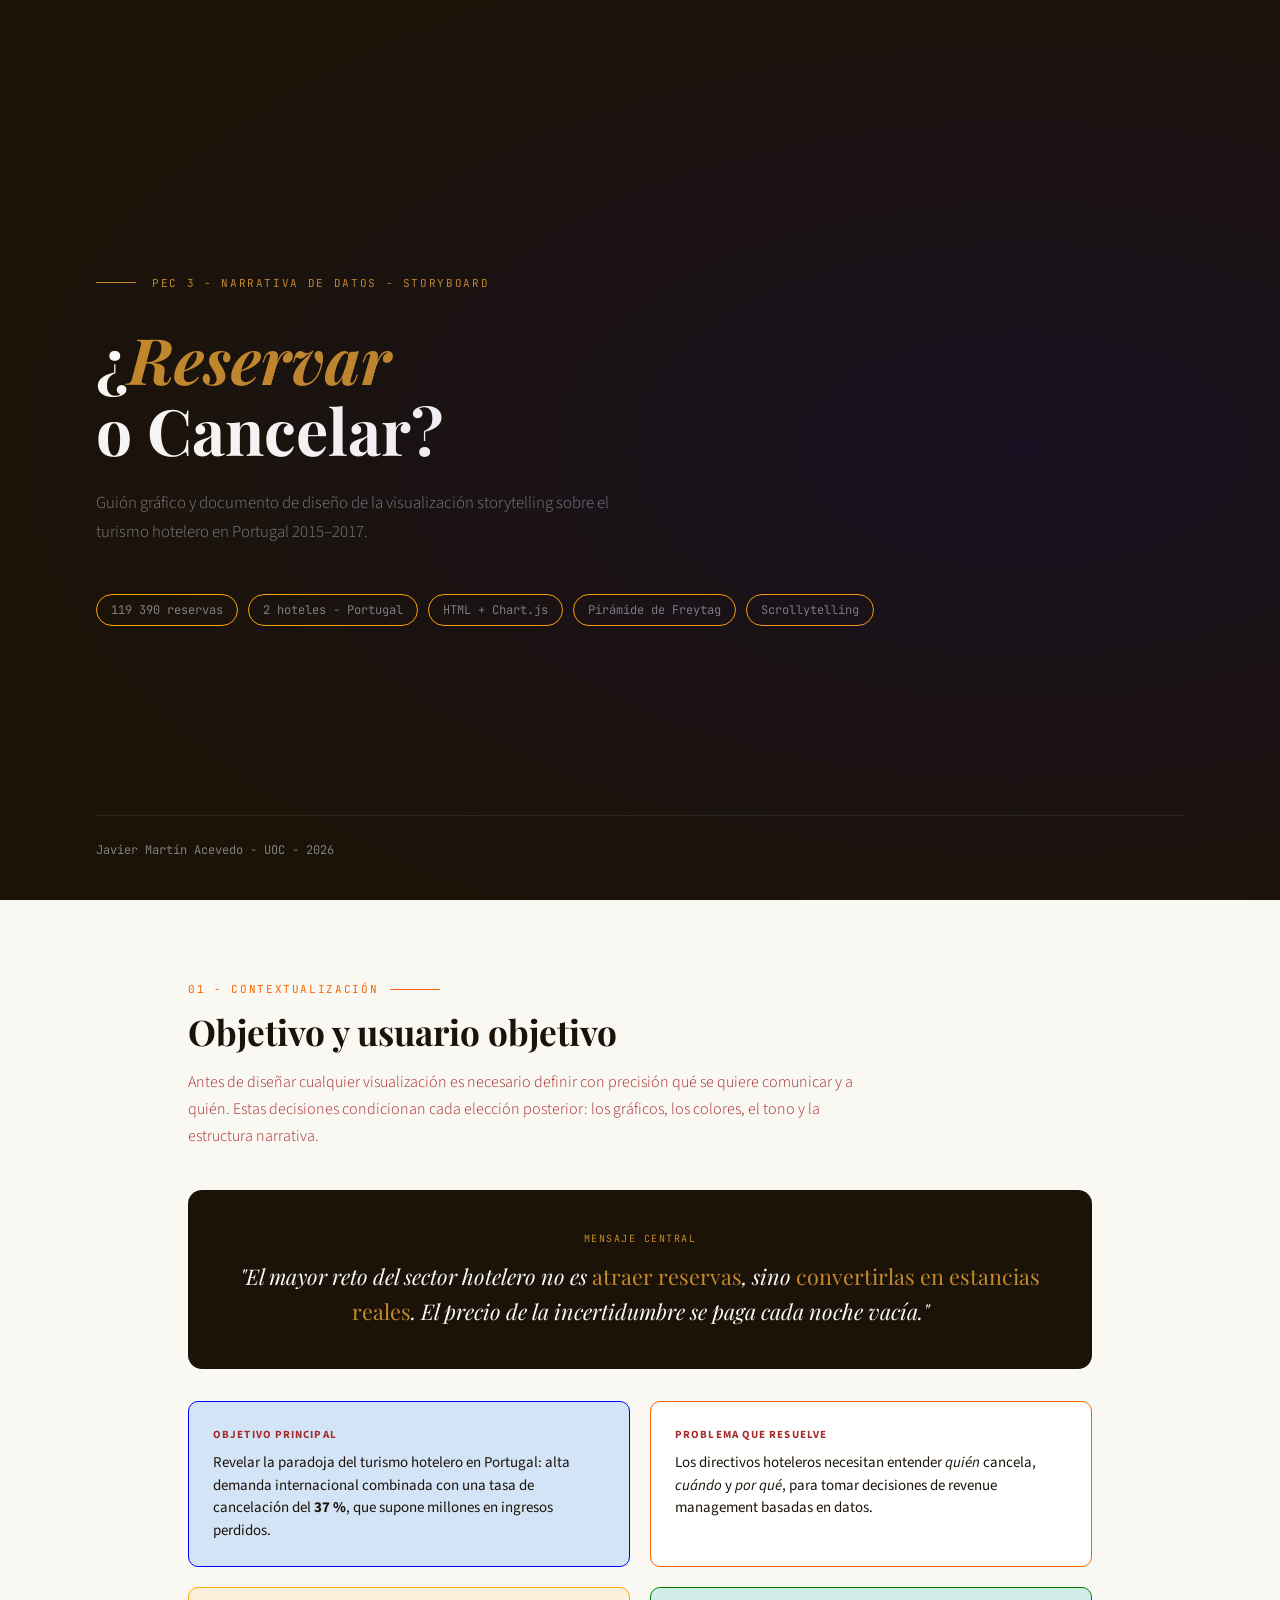
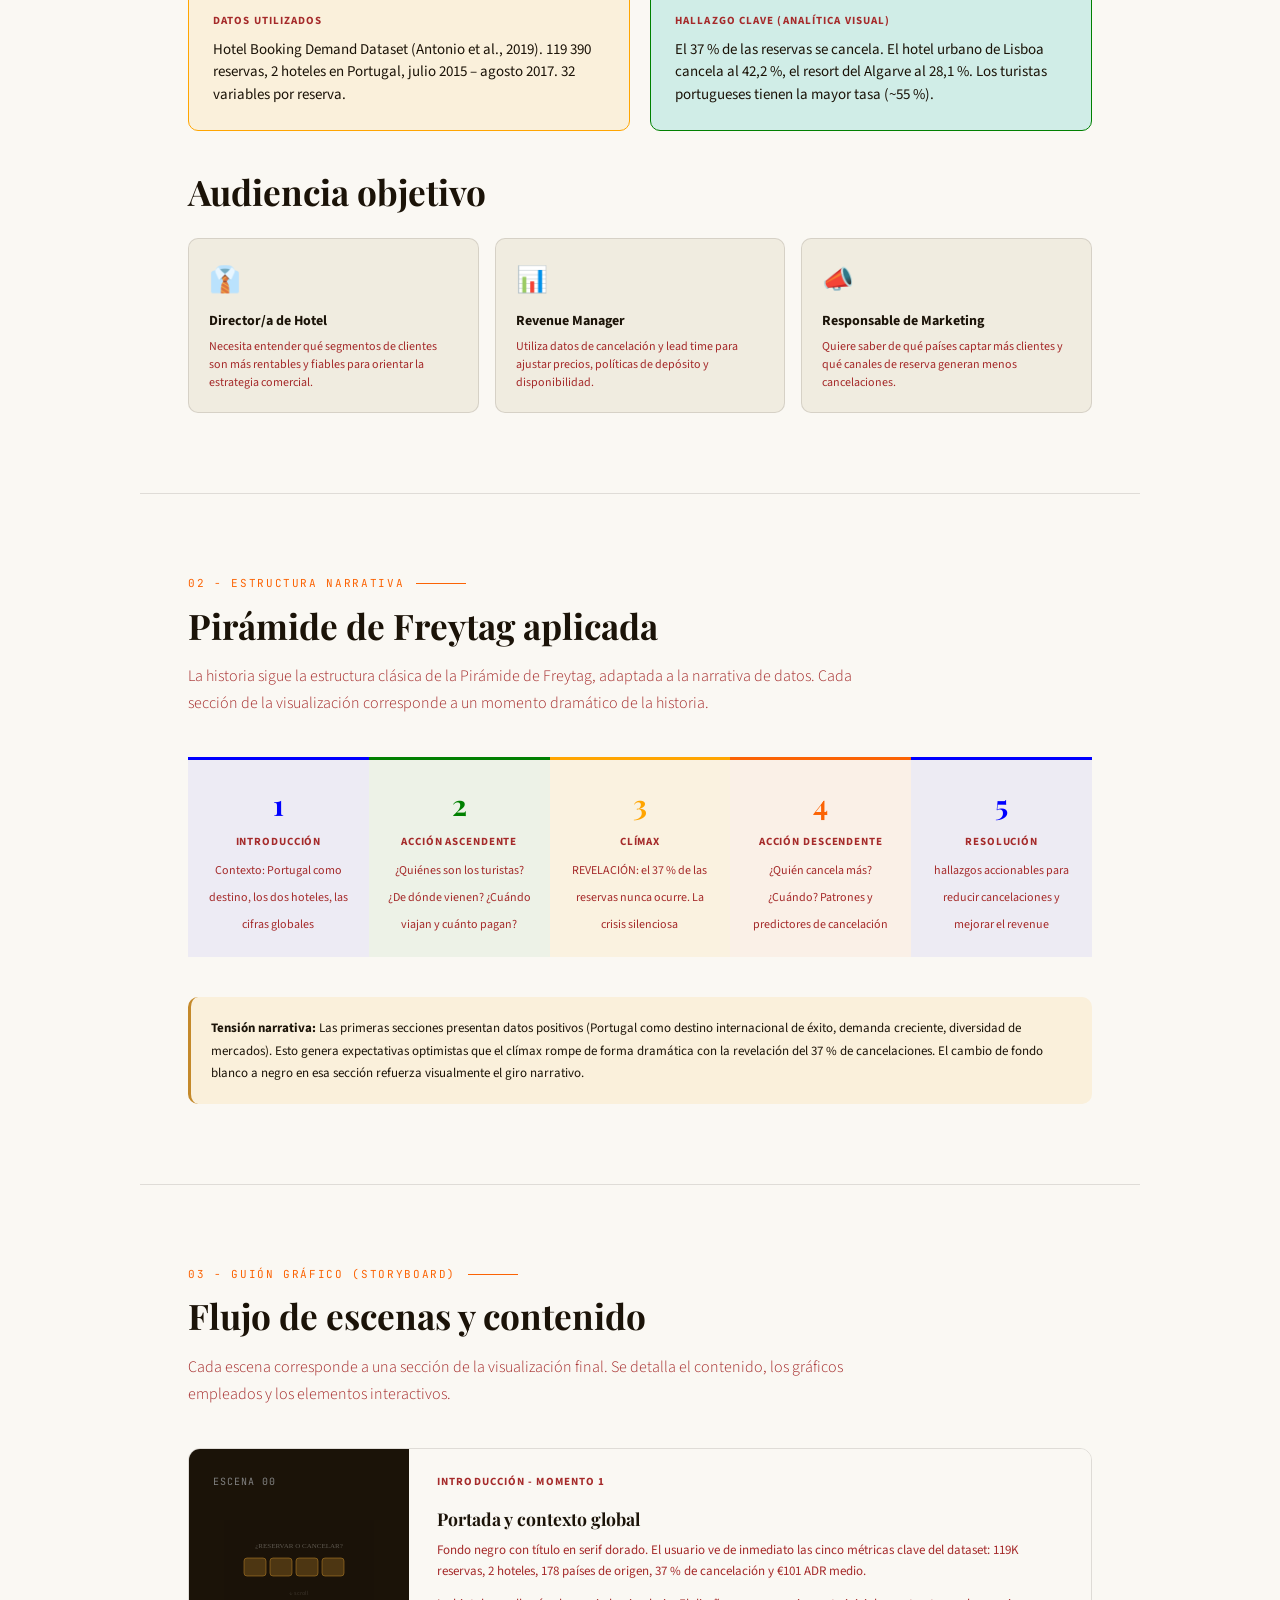
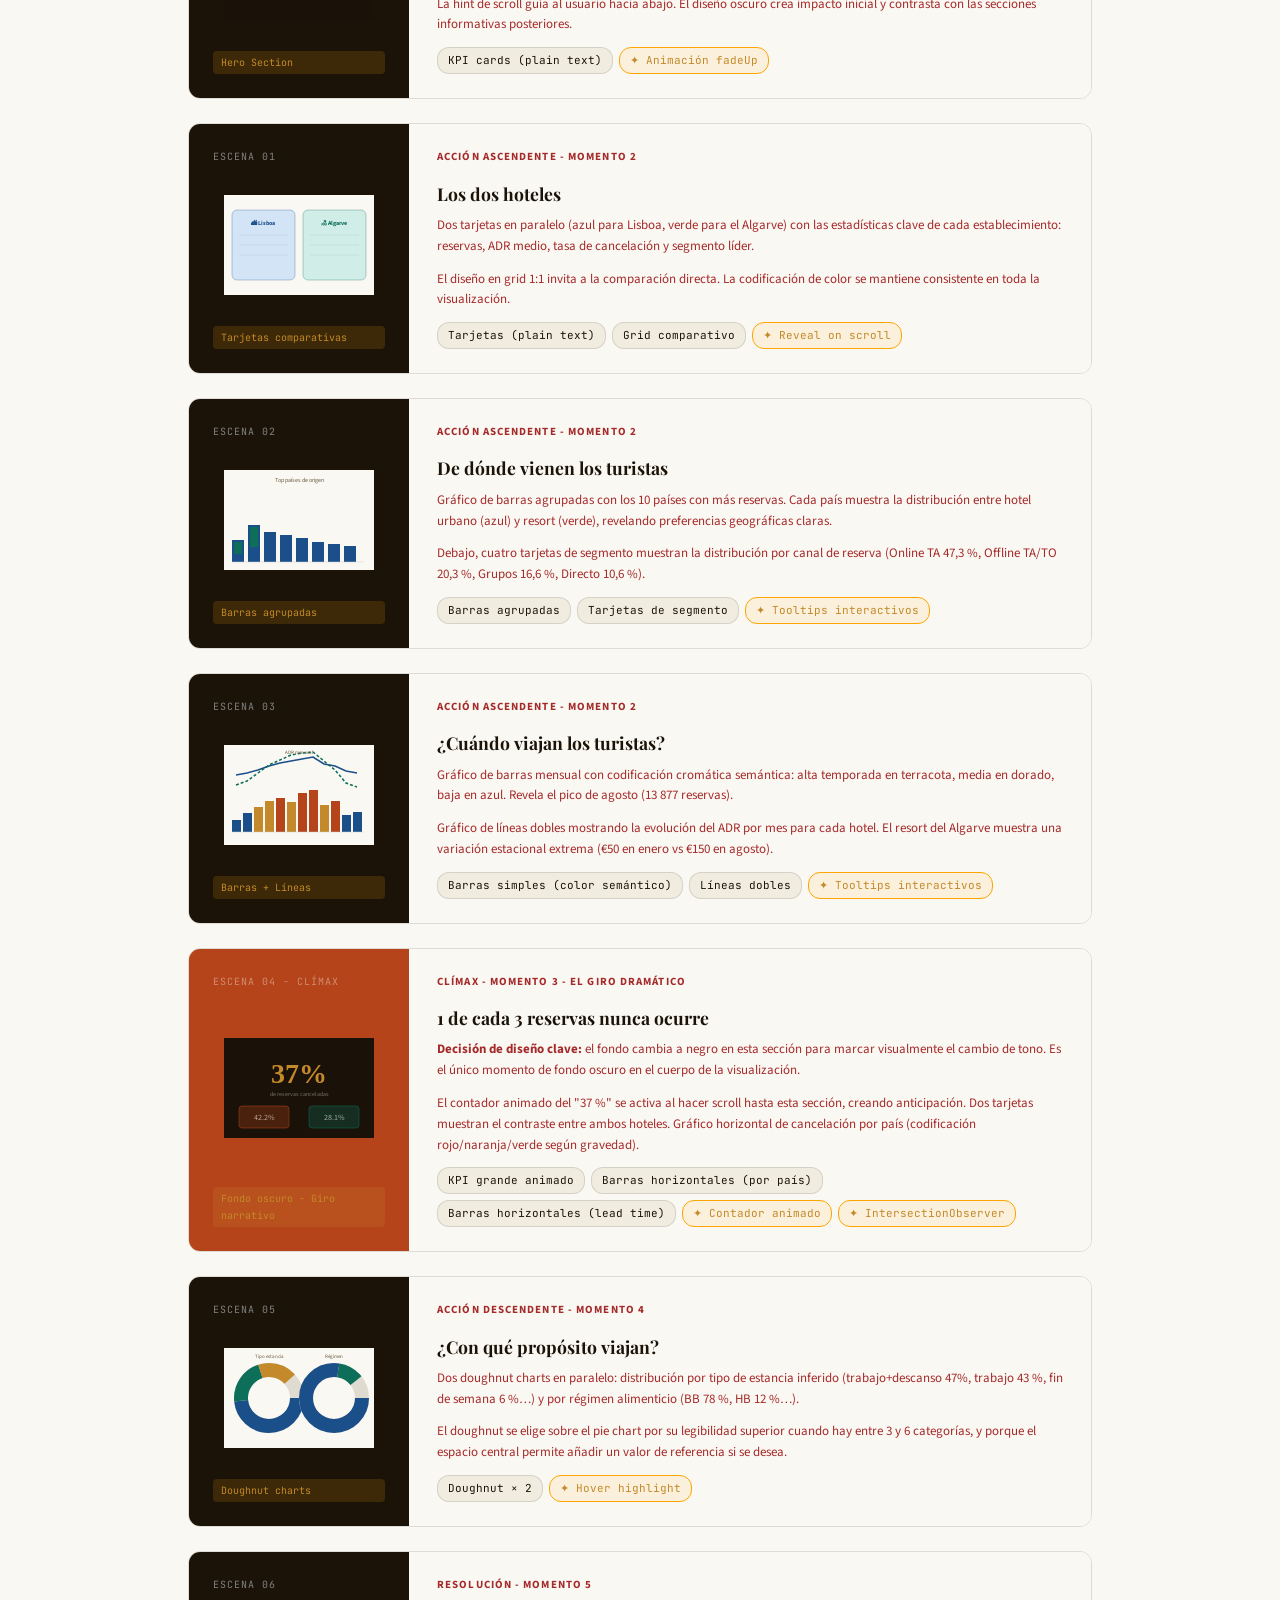
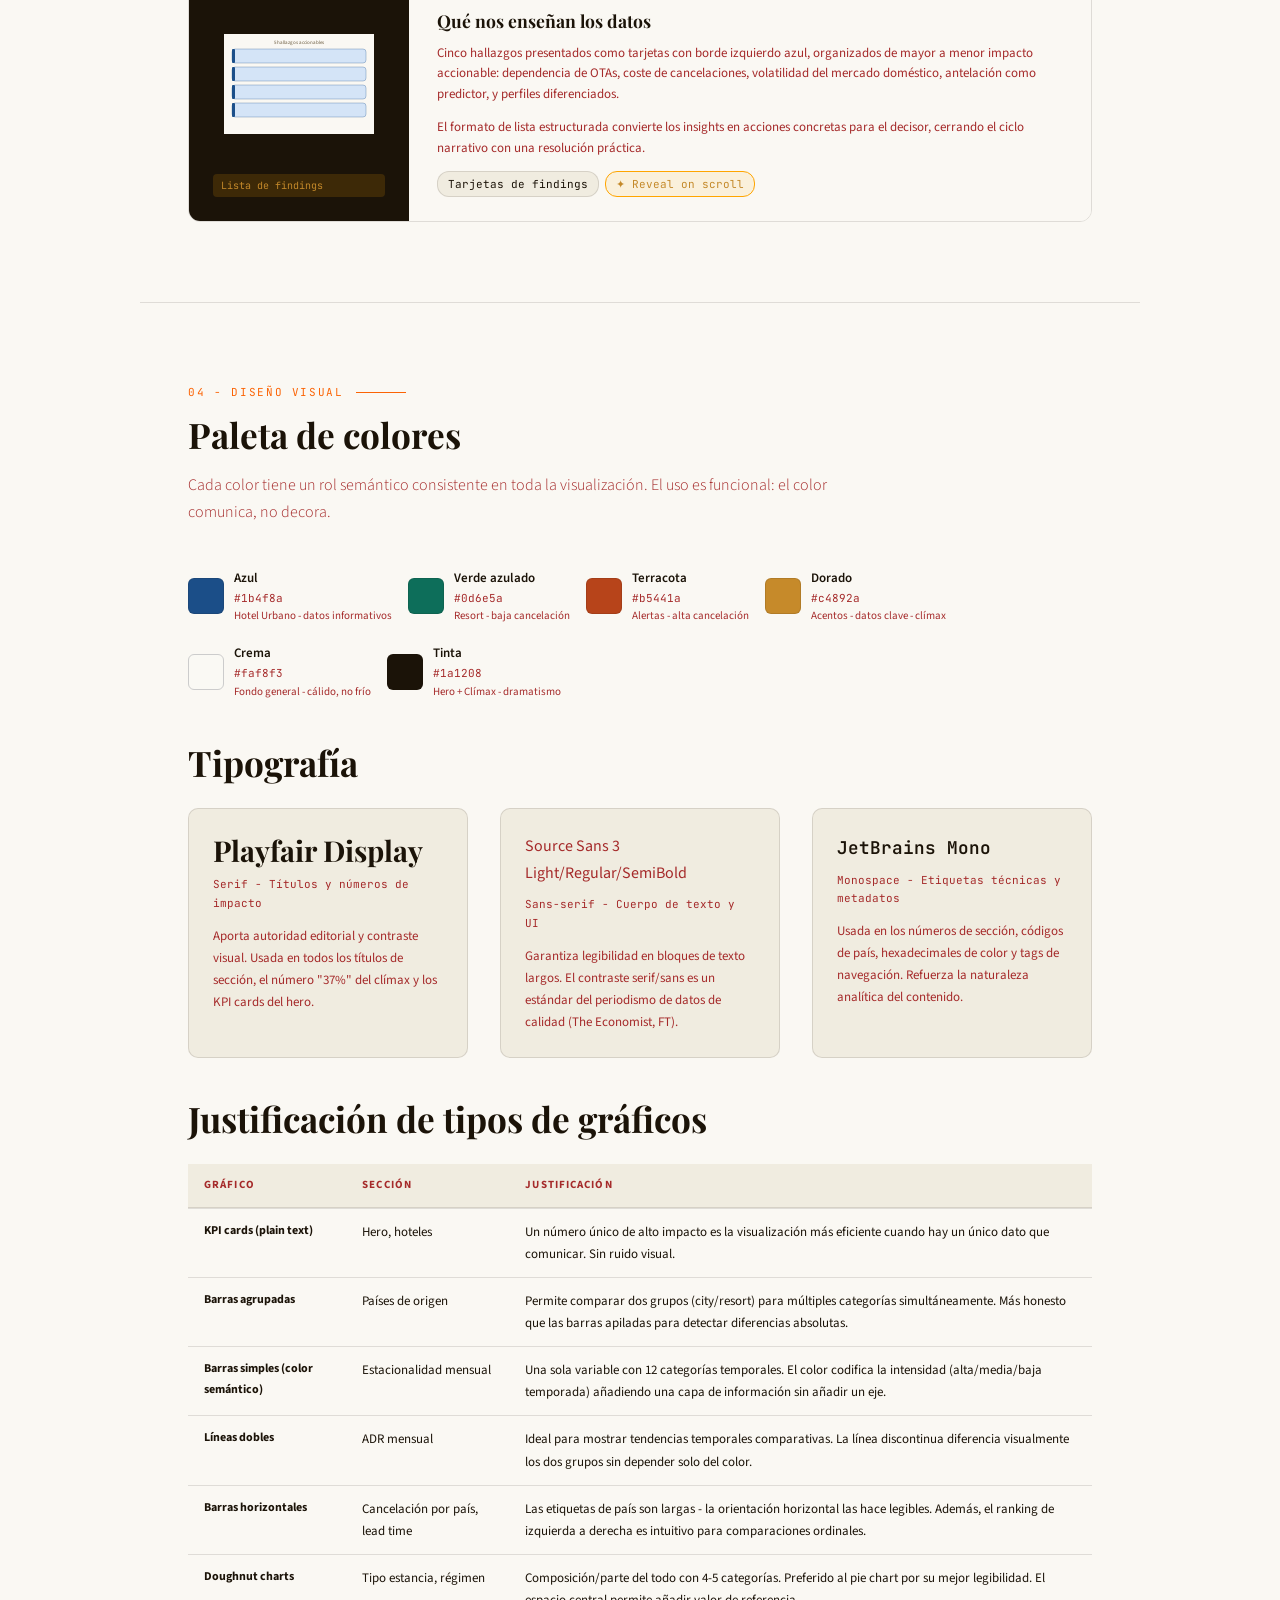
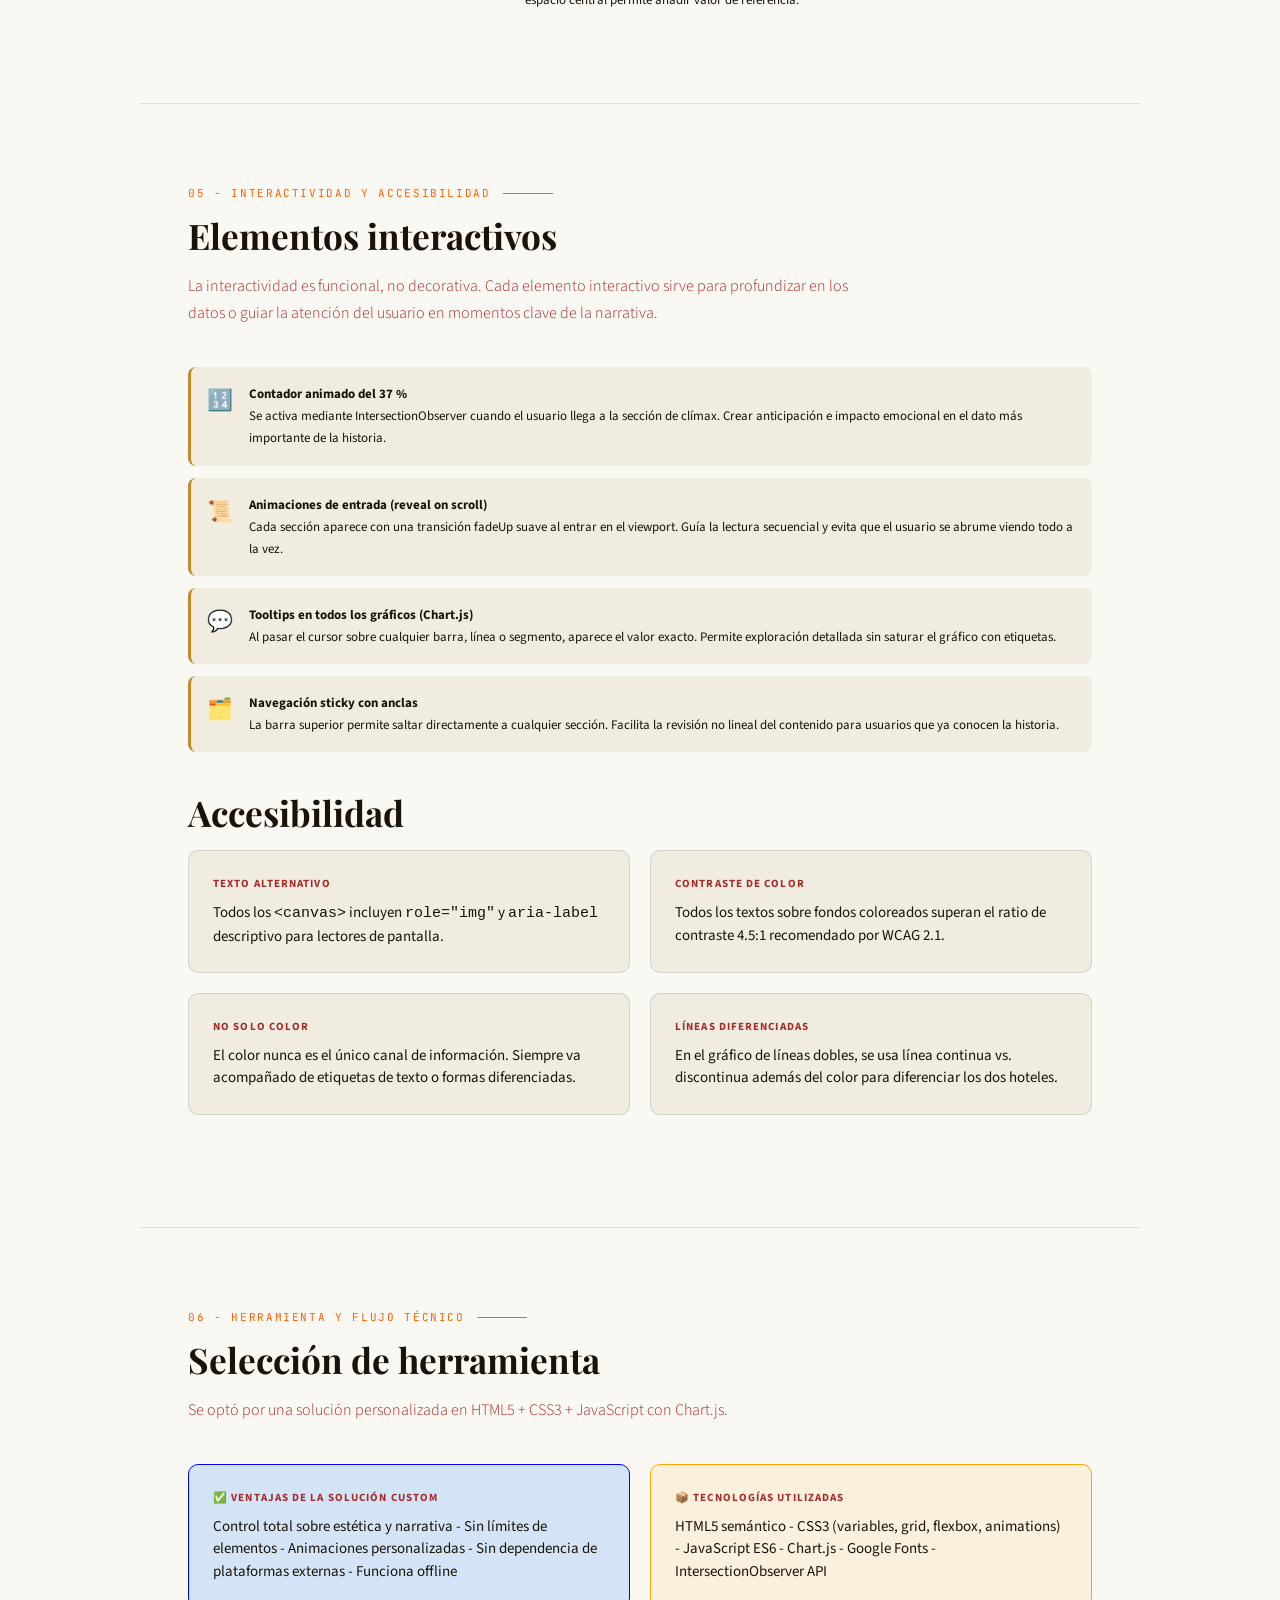
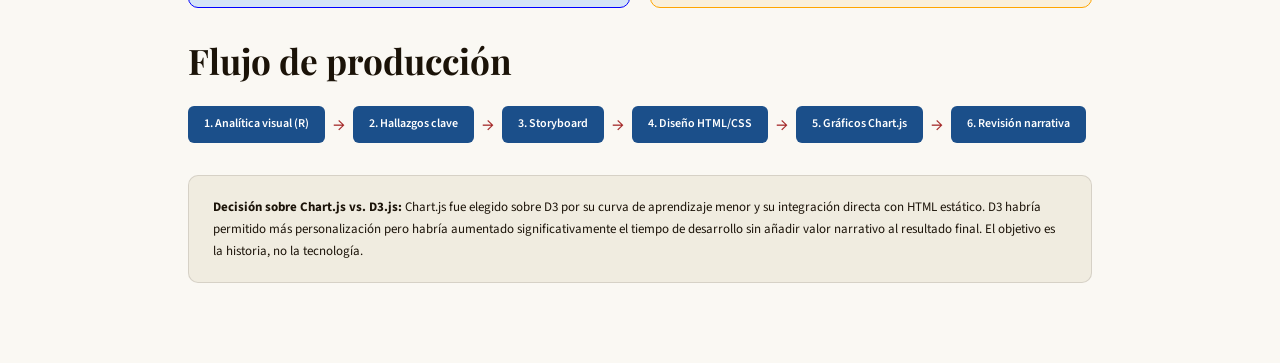
<file: storyboard.html>
<!DOCTYPE html>
<html lang="es">
<head>
<meta charset="UTF-8">
<meta name="viewport" content="width=device-width, initial-scale=1.0">
<title>Storyboard - ¿Reservar o Cancelar? | PEC 3</title>
<link href="https://fonts.googleapis.com/css2?family=Playfair+Display:ital,wght@0,400;0,700;1,400&family=Source+Sans+3:wght@300;400;600;700&family=JetBrains+Mono:wght@400;600&display=swap" rel="stylesheet">
<link rel="stylesheet" href="css/styles.css">
<link rel="stylesheet" href="css/styles.css">
</head>
<body>
  <a href="index.html" style="
  position: fixed; bottom: 2rem; right: 2rem;
  background: var(--azul); color: white;
  padding: .6rem 1.2rem; border-radius: 8px;
  text-decoration: none; font-size: 13px; font-weight: 600;
  box-shadow: 0 4px 12px black;
  ">Visualización de datos</a>

<!-- Carátula -->
<div class="cover">
  <div class="cover-meta">PEC 3 - Narrativa de Datos - Storyboard</div>
  <h1>¿<em>Reservar</em><br>o Cancelar?</h1>
  <p class="cover-sub">Guión gráfico y documento de diseño de la visualización storytelling sobre el turismo hotelero en Portugal 2015–2017.</p>
  <div class="cover-tags">
    <span class="tag">119 390 reservas</span>
    <span class="tag">2 hoteles - Portugal</span>
    <span class="tag">HTML + Chart.js</span>
    <span class="tag">Pirámide de Freytag</span>
    <span class="tag">Scrollytelling</span>
  </div>
  <div class="cover-footer">
    <span>Javier Martín Acevedo - UOC - 2026</span>
  </div>
</div>

<!-- Parte 1: Objetivo y usuario -->
<div class="page">
  <div class="section-num">01 - Contextualización</div>
  <h2>Objetivo y usuario objetivo</h2>
  <p class="lead">Antes de diseñar cualquier visualización es necesario definir con precisión qué se quiere comunicar y a quién. Estas decisiones condicionan cada elección posterior: los gráficos, los colores, el tono y la estructura narrativa.</p>

  <div class="msg-box">
    <div class="mb-label">Mensaje central</div>
    <blockquote>"El mayor reto del sector hotelero no es <em>atraer reservas</em>, sino <em>convertirlas en estancias reales</em>. El precio de la incertidumbre se paga cada noche vacía."</blockquote>
  </div>

  <div class="info-grid">
    <div class="info-box accent-azul">
      <div class="ib-label">Objetivo principal</div>
      <div class="ib-value">Revelar la paradoja del turismo hotelero en Portugal: alta demanda internacional combinada con una tasa de cancelación del <strong>37 %</strong>, que supone millones en ingresos perdidos.</div>
    </div>
    <div class="info-box accent-terra">
      <div class="ib-label">Problema que resuelve</div>
      <div class="ib-value">Los directivos hoteleros necesitan entender <em>quién</em> cancela, <em>cuándo</em> y <em>por qué</em>, para tomar decisiones de revenue management basadas en datos.</div>
    </div>
    <div class="info-box accent-gold">
      <div class="ib-label">Datos utilizados</div>
      <div class="ib-value">Hotel Booking Demand Dataset (Antonio et al., 2019). 119 390 reservas, 2 hoteles en Portugal, julio 2015 – agosto 2017. 32 variables por reserva.</div>
    </div>
    <div class="info-box accent-teal">
      <div class="ib-label">Hallazgo clave (analítica visual)</div>
      <div class="ib-value">El 37 % de las reservas se cancela. El hotel urbano de Lisboa cancela al 42,2 %, el resort del Algarve al 28,1 %. Los turistas portugueses tienen la mayor tasa (~55 %).</div>
    </div>
  </div>

  <h2 style="margin-top:2.5rem;">Audiencia objetivo</h2>
  <div class="audience-grid">
    <div class="aud-card">
      <div class="aud-icon">👔</div>
      <div class="aud-role">Director/a de Hotel</div>
      <div class="aud-desc">Necesita entender qué segmentos de clientes son más rentables y fiables para orientar la estrategia comercial.</div>
    </div>
    <div class="aud-card">
      <div class="aud-icon">📊</div>
      <div class="aud-role">Revenue Manager</div>
      <div class="aud-desc">Utiliza datos de cancelación y lead time para ajustar precios, políticas de depósito y disponibilidad.</div>
    </div>
    <div class="aud-card">
      <div class="aud-icon">📣</div>
      <div class="aud-role">Responsable de Marketing</div>
      <div class="aud-desc">Quiere saber de qué países captar más clientes y qué canales de reserva generan menos cancelaciones.</div>
    </div>
  </div>
</div>

<!-- Parte 2: Estructura narrativa -->
<div class="page">
  <div class="section-num">02 - Estructura narrativa</div>
  <h2>Pirámide de Freytag aplicada</h2>
  <p class="lead">La historia sigue la estructura clásica de la Pirámide de Freytag, adaptada a la narrativa de datos. Cada sección de la visualización corresponde a un momento dramático de la historia.</p>

  <div class="pyramid-wrap">
    <div class="pyramid-steps">
      <div class="pstep">
        <span class="ps-num">1</span>
        <span class="ps-label">Introducción</span>
        <span class="ps-desc">Contexto: Portugal como destino, los dos hoteles, las cifras globales</span>
      </div>
      <div class="pstep">
        <span class="ps-num">2</span>
        <span class="ps-label">Acción ascendente</span>
        <span class="ps-desc">¿Quiénes son los turistas? ¿De dónde vienen? ¿Cuándo viajan y cuánto pagan?</span>
      </div>
      <div class="pstep">
        <span class="ps-num">3</span>
        <span class="ps-label">Clímax</span>
        <span class="ps-desc">REVELACIÓN: el 37 % de las reservas nunca ocurre. La crisis silenciosa</span>
      </div>
      <div class="pstep">
        <span class="ps-num">4</span>
        <span class="ps-label">Acción descendente</span>
        <span class="ps-desc">¿Quién cancela más? ¿Cuándo? Patrones y predictores de cancelación</span>
      </div>
      <div class="pstep">
        <span class="ps-num">5</span>
        <span class="ps-label">Resolución</span>
        <span class="ps-desc">hallazgos accionables para reducir cancelaciones y mejorar el revenue</span>
      </div>
    </div>
  </div>

  <div style="margin-top:1.5rem; padding:1.25rem; background:var(--gold-light); border-radius:10px; border-left:3px solid var(--gold); font-size:13px;">
    <strong>Tensión narrativa:</strong> Las primeras secciones presentan datos positivos (Portugal como destino internacional de éxito, demanda creciente, diversidad de mercados). Esto genera expectativas optimistas que el clímax rompe de forma dramática con la revelación del 37 % de cancelaciones. El cambio de fondo blanco a negro en esa sección refuerza visualmente el giro narrativo.
  </div>
</div>

<!-- Parte 3: Guión Gráfico -->
<div class="page">
  <div class="section-num">03 - Guión gráfico (Storyboard)</div>
  <h2>Flujo de escenas y contenido</h2>
  <p class="lead">Cada escena corresponde a una sección de la visualización final. Se detalla el contenido, los gráficos empleados y los elementos interactivos.</p>

  <div class="scenes">

    <!-- Hero -->
    <div class="scene">
      <div class="scene-frame">
        <div class="scene-num">ESCENA 00</div>
        <div class="scene-preview">
          <svg class="wf" viewBox="0 0 150 100" fill="none">
            <rect width="150" height="100" fill="#1a1208"/>
            <text x="75" y="28" text-anchor="middle" fill="rgba(250,248,243,0.3)" font-size="7" font-family="serif">¿RESERVAR O CANCELAR?</text>
            <rect x="20" y="38" width="22" height="18" rx="3" fill="rgba(196,137,42,0.3)" stroke="rgba(196,137,42,0.5)" stroke-width="1"/>
            <rect x="46" y="38" width="22" height="18" rx="3" fill="rgba(196,137,42,0.3)" stroke="rgba(196,137,42,0.5)" stroke-width="1"/>
            <rect x="72" y="38" width="22" height="18" rx="3" fill="rgba(196,137,42,0.3)" stroke="rgba(196,137,42,0.5)" stroke-width="1"/>
            <rect x="98" y="38" width="22" height="18" rx="3" fill="rgba(196,137,42,0.3)" stroke="rgba(196,137,42,0.5)" stroke-width="1"/>
            <text x="75" y="75" text-anchor="middle" fill="rgba(250,248,243,0.15)" font-size="6">↓ scroll</text>
          </svg>
        </div>
        <span class="scene-tag-vis">Hero Section</span>
      </div>
      <div class="scene-body">
        <div class="scene-section">Introducción - Momento 1</div>
        <div class="scene-title">Portada y contexto global</div>
        <p>Fondo negro con título en serif dorado. El usuario ve de inmediato las cinco métricas clave del dataset: 119K reservas, 2 hoteles, 178 países de origen, 37 % de cancelación y €101 ADR medio.</p>
        <p>La hint de scroll guía al usuario hacia abajo. El diseño oscuro crea impacto inicial y contrasta con las secciones informativas posteriores.</p>
        <div class="scene-charts">
          <span class="chart-pill">KPI cards (plain text)</span>
          <span class="interaction-pill">✦ Animación fadeUp</span>
        </div>
      </div>
    </div>

    <!-- Los hoteles -->
    <div class="scene">
      <div class="scene-frame">
        <div class="scene-num">ESCENA 01</div>
        <div class="scene-preview">
          <svg class="wf" viewBox="0 0 150 100" fill="none">
            <rect width="150" height="100" fill="#faf8f3"/>
            <rect x="8" y="15" width="63" height="70" rx="5" fill="#d4e4f7" stroke="rgba(27,79,138,0.3)" stroke-width="1"/>
            <rect x="79" y="15" width="63" height="70" rx="5" fill="#d0ede7" stroke="rgba(13,110,90,0.3)" stroke-width="1"/>
            <text x="39" y="30" text-anchor="middle" fill="#1b4f8a" font-size="6" font-weight="bold">🏙 Lisboa</text>
            <text x="110" y="30" text-anchor="middle" fill="#0d6e5a" font-size="6" font-weight="bold">🏖 Algarve</text>
            <line x1="15" y1="40" x2="64" y2="40" stroke="rgba(26,18,8,0.1)" stroke-width="0.5"/>
            <line x1="15" y1="50" x2="64" y2="50" stroke="rgba(26,18,8,0.1)" stroke-width="0.5"/>
            <line x1="15" y1="60" x2="64" y2="60" stroke="rgba(26,18,8,0.1)" stroke-width="0.5"/>
            <line x1="86" y1="40" x2="135" y2="40" stroke="rgba(26,18,8,0.1)" stroke-width="0.5"/>
            <line x1="86" y1="50" x2="135" y2="50" stroke="rgba(26,18,8,0.1)" stroke-width="0.5"/>
            <line x1="86" y1="60" x2="135" y2="60" stroke="rgba(26,18,8,0.1)" stroke-width="0.5"/>
          </svg>
        </div>
        <span class="scene-tag-vis">Tarjetas comparativas</span>
      </div>
      <div class="scene-body">
        <div class="scene-section">Acción ascendente - Momento 2</div>
        <div class="scene-title">Los dos hoteles</div>
        <p>Dos tarjetas en paralelo (azul para Lisboa, verde para el Algarve) con las estadísticas clave de cada establecimiento: reservas, ADR medio, tasa de cancelación y segmento líder.</p>
        <p>El diseño en grid 1:1 invita a la comparación directa. La codificación de color se mantiene consistente en toda la visualización.</p>
        <div class="scene-charts">
          <span class="chart-pill">Tarjetas (plain text)</span>
          <span class="chart-pill">Grid comparativo</span>
          <span class="interaction-pill">✦ Reveal on scroll</span>
        </div>
      </div>
    </div>

    <!-- Huéspedes -->
    <div class="scene">
      <div class="scene-frame">
        <div class="scene-num">ESCENA 02</div>
        <div class="scene-preview">
          <svg class="wf" viewBox="0 0 150 100" fill="none">
            <rect width="150" height="100" fill="#faf8f3"/>
            <rect x="8" y="70" width="12" height="22" fill="#1b4f8a"/>
            <rect x="10" y="72" width="8" height="12" fill="#0d6e5a"/>
            <rect x="24" y="55" width="12" height="37" fill="#1b4f8a"/>
            <rect x="26" y="57" width="8" height="20" fill="#0d6e5a"/>
            <rect x="40" y="62" width="12" height="30" fill="#1b4f8a"/>
            <rect x="56" y="65" width="12" height="27" fill="#1b4f8a"/>
            <rect x="72" y="68" width="12" height="24" fill="#1b4f8a"/>
            <rect x="88" y="72" width="12" height="20" fill="#1b4f8a"/>
            <rect x="104" y="74" width="12" height="18" fill="#1b4f8a"/>
            <rect x="120" y="76" width="12" height="16" fill="#1b4f8a"/>
            <line x1="8" y1="92" x2="140" y2="92" stroke="#ccc" stroke-width="0.5"/>
            <text x="75" y="12" text-anchor="middle" fill="#6b5c40" font-size="6">Top países de origen</text>
          </svg>
        </div>
        <span class="scene-tag-vis">Barras agrupadas</span>
      </div>
      <div class="scene-body">
        <div class="scene-section">Acción ascendente - Momento 2</div>
        <div class="scene-title">De dónde vienen los turistas</div>
        <p>Gráfico de barras agrupadas con los 10 países con más reservas. Cada país muestra la distribución entre hotel urbano (azul) y resort (verde), revelando preferencias geográficas claras.</p>
        <p>Debajo, cuatro tarjetas de segmento muestran la distribución por canal de reserva (Online TA 47,3 %, Offline TA/TO 20,3 %, Grupos 16,6 %, Directo 10,6 %).</p>
        <div class="scene-charts">
          <span class="chart-pill">Barras agrupadas</span>
          <span class="chart-pill">Tarjetas de segmento</span>
          <span class="interaction-pill">✦ Tooltips interactivos</span>
        </div>
      </div>
    </div>

    <!-- Estacionalidad -->
    <div class="scene">
      <div class="scene-frame">
        <div class="scene-num">ESCENA 03</div>
        <div class="scene-preview">
          <svg class="wf" viewBox="0 0 150 100" fill="none">
            <rect width="150" height="100" fill="#faf8f3"/>
            <!-- Meses -->
            <rect x="8" y="75" width="9" height="12" fill="#1b4f8a"/>
            <rect x="19" y="68" width="9" height="19" fill="#1b4f8a"/>
            <rect x="30" y="62" width="9" height="25" fill="#c4892a"/>
            <rect x="41" y="56" width="9" height="31" fill="#c4892a"/>
            <rect x="52" y="53" width="9" height="34" fill="#b5441a"/>
            <rect x="63" y="57" width="9" height="30" fill="#c4892a"/>
            <rect x="74" y="48" width="9" height="39" fill="#b5441a"/>
            <rect x="85" y="45" width="9" height="42" fill="#b5441a"/>
            <rect x="96" y="60" width="9" height="27" fill="#c4892a"/>
            <rect x="107" y="56" width="9" height="31" fill="#b5441a"/>
            <rect x="118" y="70" width="9" height="17" fill="#1b4f8a"/>
            <rect x="129" y="67" width="9" height="20" fill="#1b4f8a"/>
            <line x1="8" y1="87" x2="140" y2="87" stroke="#ccc" stroke-width="0.5"/>
            <!-- Adr -->
            <polyline points="12,30 23,28 34,25 45,21 56,18 67,16 78,14 89,12 100,19 111,21 122,26 133,28" stroke="#1b4f8a" stroke-width="1.5" fill="none"/>
            <polyline points="12,40 23,36 34,28 45,20 56,15 67,10 78,8 89,7 100,16 111,25 122,38 133,42" stroke="#0d6e5a" stroke-width="1.5" fill="none" stroke-dasharray="3,2"/>
            <text x="75" y="9" text-anchor="middle" fill="#6b5c40" font-size="5">ADR mensual</text>
          </svg>
        </div>
        <span class="scene-tag-vis">Barras + Líneas</span>
      </div>
      <div class="scene-body">
        <div class="scene-section">Acción ascendente - Momento 2</div>
        <div class="scene-title">¿Cuándo viajan los turistas?</div>
        <p>Gráfico de barras mensual con codificación cromática semántica: alta temporada en terracota, media en dorado, baja en azul. Revela el pico de agosto (13 877 reservas).</p>
        <p>Gráfico de líneas dobles mostrando la evolución del ADR por mes para cada hotel. El resort del Algarve muestra una variación estacional extrema (€50 en enero vs €150 en agosto).</p>
        <div class="scene-charts">
          <span class="chart-pill">Barras simples (color semántico)</span>
          <span class="chart-pill">Líneas dobles</span>
          <span class="interaction-pill">✦ Tooltips interactivos</span>
        </div>
      </div>
    </div>

    <!-- cLÍMAX -->
    <div class="scene">
      <div class="scene-frame" style="background:#b5441a;">
        <div class="scene-num" style="color:rgba(250,248,243,0.4);">ESCENA 04 - CLÍMAX</div>
        <div class="scene-preview">
          <svg class="wf" viewBox="0 0 150 100" fill="none">
            <rect width="150" height="100" fill="#1a1208"/>
            <text x="75" y="45" text-anchor="middle" fill="#c4892a" font-size="28" font-family="serif" font-weight="bold">37%</text>
            <text x="75" y="58" text-anchor="middle" fill="rgba(250,248,243,0.4)" font-size="6">de reservas canceladas</text>
            <rect x="15" y="68" width="50" height="22" rx="3" fill="rgba(181,68,26,0.3)" stroke="rgba(181,68,26,0.5)" stroke-width="1"/>
            <rect x="85" y="68" width="50" height="22" rx="3" fill="rgba(13,110,90,0.3)" stroke="rgba(13,110,90,0.5)" stroke-width="1"/>
            <text x="40" y="82" text-anchor="middle" fill="rgba(250,248,243,0.6)" font-size="8">42.2%</text>
            <text x="110" y="82" text-anchor="middle" fill="rgba(250,248,243,0.6)" font-size="8">28.1%</text>
          </svg>
        </div>
        <span class="scene-tag-vis" style="background:rgba(196,137,42,0.2); color:var(--gold);">Fondo oscuro - Giro narrativo</span>
      </div>
      <div class="scene-body">
        <div class="scene-section">CLÍMAX - Momento 3 - El giro dramático</div>
        <div class="scene-title">1 de cada 3 reservas nunca ocurre</div>
        <p><strong>Decisión de diseño clave:</strong> el fondo cambia a negro en esta sección para marcar visualmente el cambio de tono. Es el único momento de fondo oscuro en el cuerpo de la visualización.</p>
        <p>El contador animado del "37 %" se activa al hacer scroll hasta esta sección, creando anticipación. Dos tarjetas muestran el contraste entre ambos hoteles. Gráfico horizontal de cancelación por país (codificación rojo/naranja/verde según gravedad).</p>
        <div class="scene-charts">
          <span class="chart-pill">KPI grande animado</span>
          <span class="chart-pill">Barras horizontales (por país)</span>
          <span class="chart-pill">Barras horizontales (lead time)</span>
          <span class="interaction-pill">✦ Contador animado</span>
          <span class="interaction-pill">✦ IntersectionObserver</span>
        </div>
      </div>
    </div>

    <!-- Tipo de estancia -->
    <div class="scene">
      <div class="scene-frame">
        <div class="scene-num">ESCENA 05</div>
        <div class="scene-preview">
          <svg class="wf" viewBox="0 0 150 100" fill="none">
            <rect width="150" height="100" fill="#faf8f3"/>
            <!-- Doughnut 1 -->
            <circle cx="45" cy="50" r="28" fill="none" stroke="#e0dbd0" stroke-width="14"/>
            <circle cx="45" cy="50" r="28" fill="none" stroke="#1b4f8a" stroke-width="14" stroke-dasharray="85 176" stroke-dashoffset="0"/>
            <circle cx="45" cy="50" r="28" fill="none" stroke="#0d6e5a" stroke-width="14" stroke-dasharray="38 176" stroke-dashoffset="-85"/>
            <circle cx="45" cy="50" r="28" fill="none" stroke="#c4892a" stroke-width="14" stroke-dasharray="32 176" stroke-dashoffset="-123"/>
            <!-- Doughnut 2 -->
            <circle cx="110" cy="50" r="28" fill="none" stroke="#e0dbd0" stroke-width="14"/>
            <circle cx="110" cy="50" r="28" fill="none" stroke="#1b4f8a" stroke-width="14" stroke-dasharray="136 176" stroke-dashoffset="0"/>
            <circle cx="110" cy="50" r="28" fill="none" stroke="#0d6e5a" stroke-width="14" stroke-dasharray="21 176" stroke-dashoffset="-136"/>
            <text x="45" y="10" text-anchor="middle" fill="#6b5c40" font-size="5">Tipo estancia</text>
            <text x="110" y="10" text-anchor="middle" fill="#6b5c40" font-size="5">Régimen</text>
          </svg>
        </div>
        <span class="scene-tag-vis">Doughnut charts</span>
      </div>
      <div class="scene-body">
        <div class="scene-section">Acción descendente - Momento 4</div>
        <div class="scene-title">¿Con qué propósito viajan?</div>
        <p>Dos doughnut charts en paralelo: distribución por tipo de estancia inferido (trabajo+descanso 47%, trabajo 43 %, fin de semana 6 %…) y por régimen alimenticio (BB 78 %, HB 12 %…).</p>
        <p>El doughnut se elige sobre el pie chart por su legibilidad superior cuando hay entre 3 y 6 categorías, y porque el espacio central permite añadir un valor de referencia si se desea.</p>
        <div class="scene-charts">
          <span class="chart-pill">Doughnut × 2</span>
          <span class="interaction-pill">✦ Hover highlight</span>
        </div>
      </div>
    </div>

    <!-- Conclusiones -->
    <div class="scene">
      <div class="scene-frame">
        <div class="scene-num">ESCENA 06</div>
        <div class="scene-preview">
          <svg class="wf" viewBox="0 0 150 100" fill="none">
            <rect width="150" height="100" fill="#faf8f3"/>
            <rect x="8" y="15" width="134" height="14" rx="3" fill="#d4e4f7" stroke="rgba(27,79,138,0.3)" stroke-width="1"/>
            <rect x="8" y="33" width="134" height="14" rx="3" fill="#d4e4f7" stroke="rgba(27,79,138,0.3)" stroke-width="1"/>
            <rect x="8" y="51" width="134" height="14" rx="3" fill="#d4e4f7" stroke="rgba(27,79,138,0.3)" stroke-width="1"/>
            <rect x="8" y="69" width="134" height="14" rx="3" fill="#d4e4f7" stroke="rgba(27,79,138,0.3)" stroke-width="1"/>
            <rect x="8" y="15" width="3" height="14" rx="1" fill="#1b4f8a"/>
            <rect x="8" y="33" width="3" height="14" rx="1" fill="#1b4f8a"/>
            <rect x="8" y="51" width="3" height="14" rx="1" fill="#1b4f8a"/>
            <rect x="8" y="69" width="3" height="14" rx="1" fill="#1b4f8a"/>
            <text x="75" y="10" text-anchor="middle" fill="#6b5c40" font-size="5">5 hallazgos accionables</text>
          </svg>
        </div>
        <span class="scene-tag-vis">Lista de findings</span>
      </div>
      <div class="scene-body">
        <div class="scene-section">Resolución - Momento 5</div>
        <div class="scene-title">Qué nos enseñan los datos</div>
        <p>Cinco hallazgos presentados como tarjetas con borde izquierdo azul, organizados de mayor a menor impacto accionable: dependencia de OTAs, coste de cancelaciones, volatilidad del mercado doméstico, antelación como predictor, y perfiles diferenciados.</p>
        <p>El formato de lista estructurada convierte los insights en acciones concretas para el decisor, cerrando el ciclo narrativo con una resolución práctica.</p>
        <div class="scene-charts">
          <span class="chart-pill">Tarjetas de findings</span>
          <span class="interaction-pill">✦ Reveal on scroll</span>
        </div>
      </div>
    </div>

  </div><!-- /scenes -->
</div>

<!-- Parte 4: Diseño visual -->
<div class="page">
  <div class="section-num">04 - Diseño visual</div>
  <h2>Paleta de colores</h2>
  <p class="lead">Cada color tiene un rol semántico consistente en toda la visualización. El uso es funcional: el color comunica, no decora.</p>

  <div class="swatches">
    <div class="swatch">
      <div class="sw-dot" style="background:hsl(212, 67%, 32%);"></div>
      <div class="sw-info">
        <div class="sw-name">Azul</div>
        <div class="sw-hex">#1b4f8a</div>
        <div class="sw-use">Hotel Urbano - datos informativos</div>
      </div>
    </div>
    <div class="swatch">
      <div class="sw-dot" style="background:hsl(168, 79%, 24%);"></div>
      <div class="sw-info">
        <div class="sw-name">Verde azulado</div>
        <div class="sw-hex">#0d6e5a</div>
        <div class="sw-use">Resort - baja cancelación</div>
      </div>
    </div>
    <div class="swatch">
      <div class="sw-dot" style="background:hsl(16, 75%, 41%);"></div>
      <div class="sw-info">
        <div class="sw-name">Terracota</div>
        <div class="sw-hex">#b5441a</div>
        <div class="sw-use">Alertas - alta cancelación</div>
      </div>
    </div>
    <div class="swatch">
      <div class="sw-dot" style="background:hsl(37, 65%, 47%);"></div>
      <div class="sw-info">
        <div class="sw-name">Dorado</div>
        <div class="sw-hex">#c4892a</div>
        <div class="sw-use">Acentos - datos clave - clímax</div>
      </div>
    </div>
    <div class="swatch">
      <div class="sw-dot" style="background:hsl(43, 41%, 97%); border:1px solid hsl(0, 0%, 80%);"></div>
      <div class="sw-info">
        <div class="sw-name">Crema</div>
        <div class="sw-hex">#faf8f3</div>
        <div class="sw-use">Fondo general - cálido, no frío</div>
      </div>
    </div>
    <div class="swatch">
      <div class="sw-dot" style="background:hsl(33, 53%, 7%);"></div>
      <div class="sw-info">
        <div class="sw-name">Tinta</div>
        <div class="sw-hex">#1a1208</div>
        <div class="sw-use">Hero + Clímax - dramatismo</div>
      </div>
    </div>
  </div>

  <h2 style="margin-top:2.5rem;">Tipografía</h2>
  <div class="type-row">
    <div class="type-card">
      <div class="type-sample-serif">Playfair Display</div>
      <div class="type-meta">Serif - Títulos y números de impacto</div>
      <div style="margin-top:.75rem; font-size:13px; color:var(--muted);">Aporta autoridad editorial y contraste visual. Usada en todos los títulos de sección, el número "37%" del clímax y los KPI cards del hero.</div>
    </div>
    <div class="type-card">
      <div class="type-sample-sans">Source Sans 3 Light/Regular/SemiBold</div>
      <div class="type-meta">Sans-serif - Cuerpo de texto y UI</div>
      <div style="margin-top:.75rem; font-size:13px; color:var(--muted);">Garantiza legibilidad en bloques de texto largos. El contraste serif/sans es un estándar del periodismo de datos de calidad (The Economist, FT).</div>
    </div>
    <div class="type-card">
      <div style="font-family:'JetBrains Mono', monospace; font-size:1.1rem; font-weight:600; margin-bottom:.5rem;">JetBrains Mono</div>
      <div class="type-meta">Monospace - Etiquetas técnicas y metadatos</div>
      <div style="margin-top:.75rem; font-size:13px; color:var(--muted);">Usada en los números de sección, códigos de país, hexadecimales de color y tags de navegación. Refuerza la naturaleza analítica del contenido.</div>
    </div>
  </div>

  <h2 style="margin-top:2.5rem;">Justificación de tipos de gráficos</h2>
  <table class="design-table">
    <thead>
      <tr>
        <th>Gráfico</th>
        <th>Sección</th>
        <th>Justificación</th>
      </tr>
    </thead>
    <tbody>
      <tr>
        <td class="cat">KPI cards (plain text)</td>
        <td>Hero, hoteles</td>
        <td>Un número único de alto impacto es la visualización más eficiente cuando hay un único dato que comunicar. Sin ruido visual.</td>
      </tr>
      <tr>
        <td class="cat">Barras agrupadas</td>
        <td>Países de origen</td>
        <td>Permite comparar dos grupos (city/resort) para múltiples categorías simultáneamente. Más honesto que las barras apiladas para detectar diferencias absolutas.</td>
      </tr>
      <tr>
        <td class="cat">Barras simples (color semántico)</td>
        <td>Estacionalidad mensual</td>
        <td>Una sola variable con 12 categorías temporales. El color codifica la intensidad (alta/media/baja temporada) añadiendo una capa de información sin añadir un eje.</td>
      </tr>
      <tr>
        <td class="cat">Líneas dobles</td>
        <td>ADR mensual</td>
        <td>Ideal para mostrar tendencias temporales comparativas. La línea discontinua diferencia visualmente los dos grupos sin depender solo del color.</td>
      </tr>
      <tr>
        <td class="cat">Barras horizontales</td>
        <td>Cancelación por país, lead time</td>
        <td>Las etiquetas de país son largas - la orientación horizontal las hace legibles. Además, el ranking de izquierda a derecha es intuitivo para comparaciones ordinales.</td>
      </tr>
      <tr>
        <td class="cat">Doughnut charts</td>
        <td>Tipo estancia, régimen</td>
        <td>Composición/parte del todo con 4-5 categorías. Preferido al pie chart por su mejor legibilidad. El espacio central permite añadir valor de referencia.</td>
      </tr>
    </tbody>
  </table>
</div>

<!-- Parte 5: Interactividad -->
<div class="page">
  <div class="section-num">05 - Interactividad y accesibilidad</div>
  <h2>Elementos interactivos</h2>
  <p class="lead">La interactividad es funcional, no decorativa. Cada elemento interactivo sirve para profundizar en los datos o guiar la atención del usuario en momentos clave de la narrativa.</p>

  <ul class="int-list">
    <li>
      <span class="ii">🔢</span>
      <div><strong>Contador animado del 37 %</strong><br>Se activa mediante IntersectionObserver cuando el usuario llega a la sección de clímax. Crear anticipación e impacto emocional en el dato más importante de la historia.</div>
    </li>
    <li>
      <span class="ii">📜</span>
      <div><strong>Animaciones de entrada (reveal on scroll)</strong><br>Cada sección aparece con una transición fadeUp suave al entrar en el viewport. Guía la lectura secuencial y evita que el usuario se abrume viendo todo a la vez.</div>
    </li>
    <li>
      <span class="ii">💬</span>
      <div><strong>Tooltips en todos los gráficos (Chart.js)</strong><br>Al pasar el cursor sobre cualquier barra, línea o segmento, aparece el valor exacto. Permite exploración detallada sin saturar el gráfico con etiquetas.</div>
    </li>
    <li>
      <span class="ii">🗂️</span>
      <div><strong>Navegación sticky con anclas</strong><br>La barra superior permite saltar directamente a cualquier sección. Facilita la revisión no lineal del contenido para usuarios que ya conocen la historia.</div>
    </li>
  </ul>

  <h2 style="margin-top:2.5rem;">Accesibilidad</h2>
  <div class="info-grid">
    <div class="info-box">
      <div class="ib-label">Texto alternativo</div>
      <div class="ib-value">Todos los <code>&lt;canvas&gt;</code> incluyen <code>role="img"</code> y <code>aria-label</code> descriptivo para lectores de pantalla.</div>
    </div>
    <div class="info-box">
      <div class="ib-label">Contraste de color</div>
      <div class="ib-value">Todos los textos sobre fondos coloreados superan el ratio de contraste 4.5:1 recomendado por WCAG 2.1.</div>
    </div>
    <div class="info-box">
      <div class="ib-label">No solo color</div>
      <div class="ib-value">El color nunca es el único canal de información. Siempre va acompañado de etiquetas de texto o formas diferenciadas.</div>
    </div>
    <div class="info-box">
      <div class="ib-label">Líneas diferenciadas</div>
      <div class="ib-value">En el gráfico de líneas dobles, se usa línea continua vs. discontinua además del color para diferenciar los dos hoteles.</div>
    </div>
  </div>
</div>

<!-- Parte 6: Flujo técnico -->
<div class="page">
  <div class="section-num">06 - Herramienta y flujo técnico</div>
  <h2>Selección de herramienta</h2>
  <p class="lead">Se optó por una solución personalizada en HTML5 + CSS3 + JavaScript con Chart.js.</p>

  <div class="info-grid">
    <div class="info-box accent-azul">
      <div class="ib-label">✅ Ventajas de la solución custom</div>
      <div class="ib-value">Control total sobre estética y narrativa - Sin límites de elementos - Animaciones personalizadas - Sin dependencia de plataformas externas - Funciona offline</div>
    </div>
    <div class="info-box accent-gold">
      <div class="ib-label">📦 Tecnologías utilizadas</div>
      <div class="ib-value">HTML5 semántico - CSS3 (variables, grid, flexbox, animations) - JavaScript ES6 - Chart.js - Google Fonts - IntersectionObserver API</div>
    </div>
  </div>

  <h2 style="margin-top:2rem;">Flujo de producción</h2>
  <div class="flow">
    <span class="flow-step">1. Analítica visual (R)</span>
    <span class="flow-arrow">→</span>
    <span class="flow-step">2. Hallazgos clave</span>
    <span class="flow-arrow">→</span>
    <span class="flow-step">3. Storyboard</span>
    <span class="flow-arrow">→</span>
    <span class="flow-step">4. Diseño HTML/CSS</span>
    <span class="flow-arrow">→</span>
    <span class="flow-step">5. Gráficos Chart.js</span>
    <span class="flow-arrow">→</span>
    <span class="flow-step">6. Revisión narrativa</span>
  </div>

  <div style="margin-top:2rem; padding:1.25rem 1.5rem; background:var(--cream); border-radius:10px; border:1px solid var(--border); font-size:13px;">
    <strong>Decisión sobre Chart.js vs. D3.js:</strong> Chart.js fue elegido sobre D3 por su curva de aprendizaje menor y su integración directa con HTML estático. D3 habría permitido más personalización pero habría aumentado significativamente el tiempo de desarrollo sin añadir valor narrativo al resultado final. El objetivo es la historia, no la tecnología.
  </div>
</div>

</body>
</html>
</file>
<file: css/styles.css>
:root {
  --ink: rgb(27, 19, 8);
  --paper: rgb(250, 248, 243);
  --cream: rgb(240, 236, 224);
  --azul: rgb(27, 79, 138);
  --azul-light: rgb(212, 228, 247);
  --terracota: rgb(181, 68, 26);
  --terracota-light: rgb(247, 221, 212);
  --gold: rgb(196, 137, 42);
  --gold-light: rgb(250, 240, 219);
  --teal: rgb(13, 110, 90);
  --teal-light: rgb(208, 237, 231);
  --text-muted: rgb(107, 92, 64);
  --border: rgba(26, 18, 8, 0.12);
  /* Extras para el storyboard */
  --terra: rgb(251, 99, 4);
  --terra-light: white;
  --muted: brown;
}

/* Base  */
* { margin: 0; padding: 0; box-sizing: border-box; }
html { scroll-behavior: smooth; }
body {
  font-family: 'Source Sans 3', sans-serif;
  background: var(--paper);
  color: var(--ink);
  line-height: 1.7;
  font-size: 16px;
}
h2 {
  font-family: 'Playfair Display', serif;
  font-size: clamp(1.6rem, 3vw, 2.2rem);
  font-weight: 700; line-height: 1.2;
  margin-bottom: 1rem; max-width: 700px;
}

/* Nav */
nav {
  position: sticky; top: 0; z-index: 100;
  background: var(--ink); color: var(--paper);
  display: flex; align-items: center; justify-content: space-between;
  padding: 0 2rem; height: 52px;
  border-bottom: 2px solid var(--gold);
}
nav .brand { font-family: 'Playfair Display', serif; font-size: 15px; letter-spacing: 0.04em; }
nav .nav-links { display: flex; gap: 1.5rem; }
nav a { color: grey; text-decoration: none; font-size: 13px; font-weight: 600; letter-spacing: 0.06em; text-transform: uppercase; transition: color .2s; }
nav a:hover { color: var(--gold); }

.hero {
  min-height: 100vh; display: flex; flex-direction: column;
  justify-content: center; align-items: center; text-align: center;
  padding: 4rem 2rem;
  background: var(--ink);
  position: relative; overflow: hidden;
}
.hero::before {
  content: '';
  position: absolute; inset: 0;
  background: repeating-linear-gradient(
    45deg,
    transparent, transparent 40px,
    black, black
  );
}
.hero-tag {
  display: inline-block;
  font-size: 11px; font-weight: 600; letter-spacing: 0.12em; text-transform: uppercase;
  color: var(--gold); border: 1px solid var(--gold);
  padding: 6px 16px; border-radius: 20px; margin-bottom: 2rem;
  animation: fadeUp .8s ease both;
}
.hero h1 {
  font-family: 'Playfair Display', serif;
  font-size: clamp(2.4rem, 6vw, 4.2rem); font-weight: 700;
  color: var(--paper); line-height: 1.15; max-width: 820px;
  animation: fadeUp .8s .15s ease both;
}
.hero h1 em { font-style: italic; color: var(--gold); }
.hero-sub {
  margin-top: 1.5rem; font-size: 1.1rem; font-weight: 300;
  color: grey; max-width: 600px;
  animation: fadeUp .8s .3s ease both;
}
.hero-kpis {
  display: flex; gap: 2rem; margin-top: 3rem; flex-wrap: wrap; justify-content: center;
  animation: fadeUp .8s .45s ease both;
}
.kpi-card {
  background: black;
  border: 1px solid rgb(58, 34, 34);
  border-radius: 12px; padding: 1.25rem 1.75rem; min-width: 140px; text-align: center;
}
.kpi-card .num {
  font-family: 'Playfair Display', serif;
  font-size: 2rem; font-weight: 700; color: var(--gold);
  display: block;
}
.kpi-card .lbl { font-size: 12px; color: grey; text-transform: uppercase; letter-spacing: 0.08em; margin-top: 4px; }
.scroll-hint {
  position: absolute; bottom: 2rem; left: 50%; transform: translateX(-50%);
  display: flex; flex-direction: column; align-items: center; gap: 8px;
  color: grey; font-size: 12px; letter-spacing: 0.1em; text-transform: uppercase;
  animation: bounce 2s infinite;
}
.scroll-hint svg { width: 20px; height: 20px; fill: none; stroke: currentColor; stroke-width: 2; }

/* Secciones */
section {
  padding: 5rem 2rem;
  max-width: 1000px; margin: 0 auto;
}
section.full-bleed { max-width: none; padding: 5rem 0; }
section.full-bleed .inner { max-width: 1000px; margin: 0 auto; padding: 0 2rem; }

.section-tag {
  font-size: 11px; font-weight: 600; letter-spacing: 0.12em; text-transform: uppercase;
  color: var(--terracota); display: flex; align-items: center; gap: 10px;
  margin-bottom: 1rem;
}
.section-tag::after { content: ''; flex: 1; max-width: 60px; height: 1px; background: var(--terracota); }
.section-title {
  font-family: 'Playfair Display', serif;
  font-size: clamp(1.8rem, 3.5vw, 2.6rem); font-weight: 700; line-height: 1.2;
  max-width: 700px; margin-bottom: 1.25rem;
}
.section-lead {
  font-size: 1.05rem; color: var(--text-muted); max-width: 680px;
  margin-bottom: 2.5rem; font-weight: 300;
}
.sep { border: none; border-top: 1px solid var(--border); margin: 2rem 0; }

/* Hoteles */
.hotel-grid { display: grid; grid-template-columns: 1fr 1fr; gap: 1.5rem; margin-top: 2rem; }
.hotel-card { border-radius: 14px; overflow: hidden; border: 1px solid var(--border); }
.hotel-card .hc-header { padding: 1.5rem 1.5rem 1rem; }
.hotel-card .hc-icon { font-size: 2.4rem; margin-bottom: .75rem; }
.hotel-card .hc-name { font-family: 'Playfair Display', serif; font-size: 1.3rem; font-weight: 700; margin-bottom: .25rem; }
.hotel-card .hc-loc { font-size: 13px; font-weight: 600; text-transform: uppercase; letter-spacing: .08em; }
.hotel-card .hc-body { padding: 1rem 1.5rem 1.5rem; }
.hotel-card .hc-stat { display: flex; justify-content: space-between; align-items: baseline; padding: 6px 0; border-bottom: 1px solid var(--border); }
.hotel-card .hc-stat:last-child { border-bottom: none; }
.hotel-card .hc-stat .sl { font-size: 13px; color: var(--text-muted); }
.hotel-card .hc-stat .sv { font-weight: 600; font-size: 15px; }
.city-card { background: var(--azul-light); }
.city-card .hc-loc { color: var(--azul); }
.resort-card { background: var(--teal-light); }
.resort-card .hc-loc { color: var(--teal); }

/* Charts */
.chart-wrap { position: relative; width: 100%; }
.chart-title { font-size: 14px; font-weight: 600; color: var(--ink); margin-bottom: .5rem; }
.chart-sub { font-size: 12px; color: var(--text-muted); margin-bottom: 1rem; }

/* Cancelaciones */
.climax-bg {
  background: var(--ink); color: var(--paper);
  padding: 5rem 2rem;
}
.climax-bg .inner { max-width: 1000px; margin: 0 auto; }
.climax-bg .section-tag { color: var(--gold); }
.climax-bg .section-tag::after { background: var(--gold); }
.climax-bg .section-title { color: var(--paper); }
.climax-bg .section-lead { color: grey; }
.big-stat {
  text-align: center; padding: 2.5rem;
  background: black; border: 1px solid darkslategrey;
  border-radius: 16px; margin: 2rem 0;
}
.big-stat .bnum {
  font-family: 'Playfair Display', serif;
  font-size: clamp(4rem, 12vw, 8rem); font-weight: 700; color: var(--gold);
  line-height: 1; display: block;
}
.big-stat .btxt { font-size: 1.1rem; color: grey; margin-top: .5rem; }
.cancel-grid { display: grid; grid-template-columns: 1fr 1fr; gap: 1.5rem; margin-top: 2rem; }
.cancel-card {
  padding: 1.5rem; border-radius: 12px; border: 1px solid darkslategray;
  background: black;
}
.cancel-card .cc-pct {
  font-family: 'Playfair Display', serif; font-size: 2.6rem; font-weight: 700; display: block;
}
.cancel-card .cc-lbl { font-size: 13px; color: grey; margin-top: 4px; }
.city-pct { color: var(--terracota-light); }
.resort-pct { color: var(--teal-light); }

/* Segmentos */
.seg-grid { display: grid; grid-template-columns: repeat(auto-fit, minmax(180px,1fr)); gap: 1rem; margin-top: 1.5rem; }
.seg-card { padding: 1.25rem; border-radius: 12px; border: 1px solid var(--border); background: var(--cream); }
.seg-card .sc-icon { font-size: 1.8rem; margin-bottom: .5rem; }
.seg-card .sc-pct { font-family: 'Playfair Display', serif; font-size: 1.8rem; font-weight: 700; }
.seg-card .sc-lbl { font-size: 12px; color: var(--text-muted); margin-top: 2px; }

/* Findings */
.finding-list { list-style: none; display: flex; flex-direction: column; gap: 1rem; margin-top: 1.5rem; }
.finding-list li {
  display: flex; gap: 1rem; padding: 1rem 1.25rem;
  background: var(--cream); border-left: 3px solid var(--azul);
  border-radius: 0 8px 8px 0;
}
.finding-list li .fi { font-size: 1.4rem; flex-shrink: 0; }
.finding-list li .ft { font-size: 14px; line-height: 1.6; }
.finding-list li .ft strong { display: block; font-size: 15px; margin-bottom: 2px; }

/* Band */
.band {
  background: var(--cream); padding: 2.5rem 2rem; text-align: center;
  border-top: 1px solid var(--border); border-bottom: 1px solid var(--border);
}
.band blockquote {
  font-family: 'Playfair Display', serif; font-size: 1.4rem; font-style: italic;
  color: var(--ink); max-width: 700px; margin: 0 auto; line-height: 1.6;
}
.band blockquote span { color: var(--terracota); }

footer {
  background: var(--ink); color: grey;
  padding: 2.5rem 2rem; text-align: center; font-size: 13px; margin-top: 0;
}
footer a { color: var(--gold); }

/* Otros */
.legend { display: flex; flex-wrap: wrap; gap: 14px; margin-bottom: 12px; }
.leg-item { display: flex; align-items: center; gap: 6px; font-size: 12px; color: var(--text-muted); }
.leg-dot { width: 10px; height: 10px; border-radius: 2px; }
.compare-bar { margin-top: 1.5rem; }
.comp-row { margin-bottom: 1.25rem; }
.comp-label { display: flex; justify-content: space-between; font-size: 13px; margin-bottom: 5px; }
.comp-label .cl { font-weight: 600; }
.comp-label .cv { color: var(--text-muted); }
.comp-track { background: var(--cream); border-radius: 4px; height: 24px; overflow: hidden; }
.comp-fill { height: 100%; border-radius: 4px; transition: width 1.4s ease; }
.country-bars { display: flex; flex-direction: column; gap: 10px; }
.cb-row { display: flex; align-items: center; gap: 12px; }
.cb-label { width: 48px; font-size: 13px; font-weight: 600; text-align: right; flex-shrink: 0; }
.cb-bar-wrap { flex: 1; background: var(--cream); border-radius: 4px; height: 28px; overflow: hidden; position: relative; }
.cb-bar { height: 100%; border-radius: 4px; transition: width 1.2s ease; display: flex; align-items: center; padding-left: 10px; }
.cb-bar span { font-size: 12px; font-weight: 600; color: white; }
.cb-value { width: 72px; font-size: 13px; color: var(--text-muted); flex-shrink: 0; }

/* Storyboard */
.cover {
  min-height: 100vh; display: flex; flex-direction: column;
  justify-content: center; align-items: flex-start;
  padding: 5rem 6rem; background: var(--ink); position: relative; overflow: hidden;
}
.cover::before {
  content: ''; position: absolute; inset: 0;
  background: radial-gradient(ellipse 80% 60% at 80% 50%, rgba(0,0,255,0.1), transparent);
}
.cover::after {
  transform: translateY(-50%) rotate(90deg); transform-origin: center;
  font-family: 'JetBrains Mono', monospace; font-size: 7rem; font-weight: 600;
  color: rgba(255,255,255,0.03); letter-spacing: 0.1em; white-space: nowrap;
  pointer-events: none;
}
.cover-meta {
  font-family: 'JetBrains Mono', monospace; font-size: 11px;
  color: var(--gold); letter-spacing: 0.15em; text-transform: uppercase;
  margin-bottom: 2rem; display: flex; align-items: center; gap: 16px;
}
.cover-meta::before { content: ''; width: 40px; height: 1px; background: var(--gold); }
.cover h1 {
  font-family: 'Playfair Display', serif; font-size: clamp(2.5rem, 5vw, 4rem);
  font-weight: 700; color: var(--paper); line-height: 1.1; max-width: 700px;
  margin-bottom: 1.5rem;
}
.cover h1 em { font-style: italic; color: var(--gold); }
.cover-sub { font-size: 1.05rem; color: grey; max-width: 520px; font-weight: 300; margin-bottom: 3rem; }
.cover-tags { display: flex; flex-wrap: wrap; gap: 10px; }
.tag {
  padding: 5px 14px; border: 1px solid orange;
  border-radius: 20px; font-size: 12px; color: grey;
  font-family: 'JetBrains Mono', monospace;
}
.cover-footer {
  position: absolute; bottom: 2.5rem; left: 6rem; right: 6rem;
  display: flex; justify-content: space-between; align-items: center;
  border-top: 1px solid rgba(255,255,255,0.08); padding-top: 1.5rem;
  font-size: 12px; color: grey; font-family: 'JetBrains Mono', monospace;
}

/* Storyboard Layout */
.page { max-width: 1000px; margin: 0 auto; padding: 5rem 3rem; }
.page + .page { border-top: 1px solid var(--border); }
.lead { font-size: 1rem; color: var(--muted); max-width: 680px; margin-bottom: 2.5rem; font-weight: 300; }

/* Storyboard headers */
.section-num {
  font-family: 'JetBrains Mono', monospace; font-size: 11px; color: var(--terra);
  letter-spacing: 0.15em; text-transform: uppercase; margin-bottom: .75rem;
  display: flex; align-items: center; gap: 12px;
}
.section-num::after { content: ''; flex: 1; max-width: 50px; height: 1px; background: var(--terra); }

.info-grid { display: grid; grid-template-columns: 1fr 1fr; gap: 1.25rem; margin-bottom: 2rem; }
.info-box { padding: 1.5rem; border-radius: 10px; border: 1px solid var(--border); background: var(--cream); }
.info-box .ib-label { font-size: 11px; font-weight: 700; text-transform: uppercase; letter-spacing: .1em; color: var(--muted); margin-bottom: .5rem; }
.info-box .ib-value { font-size: 15px; line-height: 1.5; }
.info-box.accent-azul { background: var(--azul-light); border-color: blue; }
.info-box.accent-terra { background: var(--terra-light); border-color: rgb(251,99,4); }
.info-box.accent-gold { background: var(--gold-light); border-color: orange; }
.info-box.accent-teal { background: var(--teal-light); border-color: green; }

/* Pirámide freytag */
.pyramid-wrap { margin: 2.5rem 0; }
.pyramid-steps { display: grid; grid-template-columns: repeat(5, 1fr); gap: 0; }
.pstep { position: relative; padding: 1.25rem 1rem; border-top: 3px solid transparent; text-align: center; }
.pstep:nth-child(1) { border-color: blue; background: rgba(0,0,255,0.05); }
.pstep:nth-child(2) { border-color: green; background: rgba(0,128,0,0.05); }
.pstep:nth-child(3) { border-color: orange; background: rgba(255,165,0,0.08); }
.pstep:nth-child(4) { border-color: rgb(251,99,4); background: rgba(251,99,4,0.05); }
.pstep:nth-child(5) { border-color: blue; background: rgba(0,0,255,0.05); }
.pstep .ps-num { font-family: 'Playfair Display', serif; font-size: 1.8rem; font-weight: 700; display: block; }
.pstep:nth-child(1) .ps-num { color: blue; }
.pstep:nth-child(2) .ps-num { color: green; }
.pstep:nth-child(3) .ps-num { color: orange; }
.pstep:nth-child(4) .ps-num { color: rgb(251,99,4); }
.pstep:nth-child(5) .ps-num { color: blue; }
.pstep .ps-label { font-size: 11px; font-weight: 700; text-transform: uppercase; letter-spacing: .08em; color: var(--muted); margin: 4px 0; display: block; }
.pstep .ps-desc { font-size: 12px; color: var(--muted); line-height: 1.4; }

.scenes { display: flex; flex-direction: column; gap: 1.5rem; margin-top: 1.5rem; }
.scene { display: grid; grid-template-columns: 220px 1fr; gap: 0; border: 1px solid var(--border); border-radius: 12px; overflow: hidden; }
.scene-frame { background: var(--ink); padding: 1.5rem; display: flex; flex-direction: column; justify-content: space-between; min-height: 180px; }
.scene-num { font-family: 'JetBrains Mono', monospace; font-size: 10px; color: grey; letter-spacing:.1em; }
.scene-preview { flex: 1; display: flex; align-items: center; justify-content: center; margin: 1rem 0; }
.scene-tag-vis { font-size: 10px; font-family: 'JetBrains Mono', monospace; color: var(--gold); background: rgba(255,165,0,0.15); padding: 3px 8px; border-radius: 4px; display: inline-block; }
.scene-body { padding: 1.5rem 1.75rem; background: var(--paper); }
.scene-title { font-family: 'Playfair Display', serif; font-size: 1.1rem; font-weight: 700; margin-bottom: .4rem; }
.scene-section { font-size: 11px; font-weight: 700; text-transform: uppercase; letter-spacing: .1em; color: var(--muted); margin-bottom: .75rem; }
.scene-body p { font-size: 13px; color: var(--muted); line-height: 1.6; margin-bottom: .75rem; }
.scene-charts { display: flex; flex-wrap: wrap; gap: 6px; }
.chart-pill { font-size: 11px; padding: 3px 10px; border-radius: 12px; border: 1px solid var(--border); background: var(--cream); font-family: 'JetBrains Mono', monospace; color: var(--ink); }
.interaction-pill { font-size: 11px; padding: 3px 10px; border-radius: 12px; background: var(--gold-light); border: 1px solid orange; font-family: 'JetBrains Mono', monospace; color: var(--gold); }
.wf { width: 100%; max-width: 150px; }

.design-table { width: 100%; border-collapse: collapse; margin-top: 1.5rem; }
.design-table th { text-align: left; padding: .75rem 1rem; font-size: 11px; font-weight: 700; text-transform: uppercase; letter-spacing: .1em; color: var(--muted); background: var(--cream); border-bottom: 2px solid var(--border); }
.design-table td { padding: .75rem 1rem; font-size: 13px; border-bottom: 1px solid var(--border); vertical-align: top; }
.design-table tr:last-child td { border-bottom: none; }
.design-table .cat { font-weight: 700; font-size: 12px; }

.swatches { display: flex; flex-wrap: wrap; gap: 1rem; margin-top: 1.5rem; }
.swatch { display: flex; align-items: center; gap: 10px; }
.sw-dot { width: 36px; height: 36px; border-radius: 6px; flex-shrink: 0; border: 1px solid var(--border); }
.sw-info .sw-name { font-size: 13px; font-weight: 600; }
.sw-info .sw-hex { font-size: 11px; font-family: 'JetBrains Mono', monospace; color: var(--muted); }
.sw-info .sw-use { font-size: 11px; color: var(--muted); }

.type-row { display: flex; gap: 2rem; margin-top: 1.5rem; flex-wrap: wrap; }
.type-card { flex: 1; min-width: 200px; padding: 1.5rem; background: var(--cream); border-radius: 10px; border: 1px solid var(--border); }
.type-sample-serif { font-family: 'Playfair Display', serif; font-size: 1.8rem; font-weight: 700; line-height: 1.2; margin-bottom: .5rem; }
.type-sample-sans { font-family: 'Source Sans 3', sans-serif; font-size: 1rem; font-weight: 400; color: var(--muted); margin-bottom: .5rem; }
.type-meta { font-size: 11px; font-family: 'JetBrains Mono', monospace; color: var(--muted); }

.int-list { list-style: none; display: flex; flex-direction: column; gap: .75rem; margin-top: 1.25rem; }
.int-list li { display: flex; gap: 1rem; padding: 1rem; background: var(--cream); border-radius: 8px; border-left: 3px solid var(--gold); font-size: 13px; }
.int-list li .ii { font-size: 1.3rem; flex-shrink: 0; }

.msg-box { background: var(--ink); color: var(--paper); padding: 2.5rem 3rem; border-radius: 14px; margin: 2rem 0; text-align: center; }
.msg-box .mb-label { font-family: 'JetBrains Mono', monospace; font-size: 10px; color: var(--gold); letter-spacing:.15em; text-transform:uppercase; margin-bottom:.75rem; }
.msg-box blockquote { font-family: 'Playfair Display', serif; font-size: 1.35rem; font-style: italic; line-height: 1.6; }
.msg-box blockquote em { color: var(--gold); font-style: normal; }

.audience-grid { display: grid; grid-template-columns: 1fr 1fr 1fr; gap: 1rem; margin-top: 1.5rem; }
.aud-card { padding: 1.25rem; background: var(--cream); border-radius: 10px; border: 1px solid var(--border); }
.aud-icon { font-size: 1.6rem; margin-bottom: .5rem; }
.aud-role { font-weight: 700; font-size: 14px; margin-bottom: .25rem; }
.aud-desc { font-size: 12px; color: var(--muted); line-height: 1.5; }

.flow { display: flex; align-items: center; gap: .5rem; margin: 1.5rem 0; flex-wrap: wrap; }
.flow-step { padding: .5rem 1rem; background: var(--azul); color: white; border-radius: 6px; font-size: 12px; font-weight: 600; }
.flow-arrow { color: var(--muted); font-size: 1.2rem; }

/* Animaciones */

@keyframes fadeUp {
  from { opacity: 0; transform: translateY(20px); }
  to { opacity: 1; transform: translateY(0); }
}
@keyframes bounce {
  0%, 100% { transform: translateX(-50%) translateY(0); }
  50% { transform: translateX(-50%) translateY(8px); }
}
.reveal { opacity: 0; transform: translateY(24px); transition: opacity .7s ease, transform .7s ease; }
.reveal.visible { opacity: 1; transform: translateY(0); }

@media (max-width: 700px) {
  .cover { padding: 3rem 2rem; }
  .cover-footer { left: 2rem; right: 2rem; }
  .page { padding: 3rem 1.5rem; }
  .info-grid, .pyramid-steps, .audience-grid { grid-template-columns: 1fr; }
  .scene { grid-template-columns: 1fr; }
  .scene-frame { min-height: 120px; }
}
@media (max-width: 640px) {
  .hotel-grid, .cancel-grid { grid-template-columns: 1fr; }
  nav .nav-links { display: none; }
}
</file>
